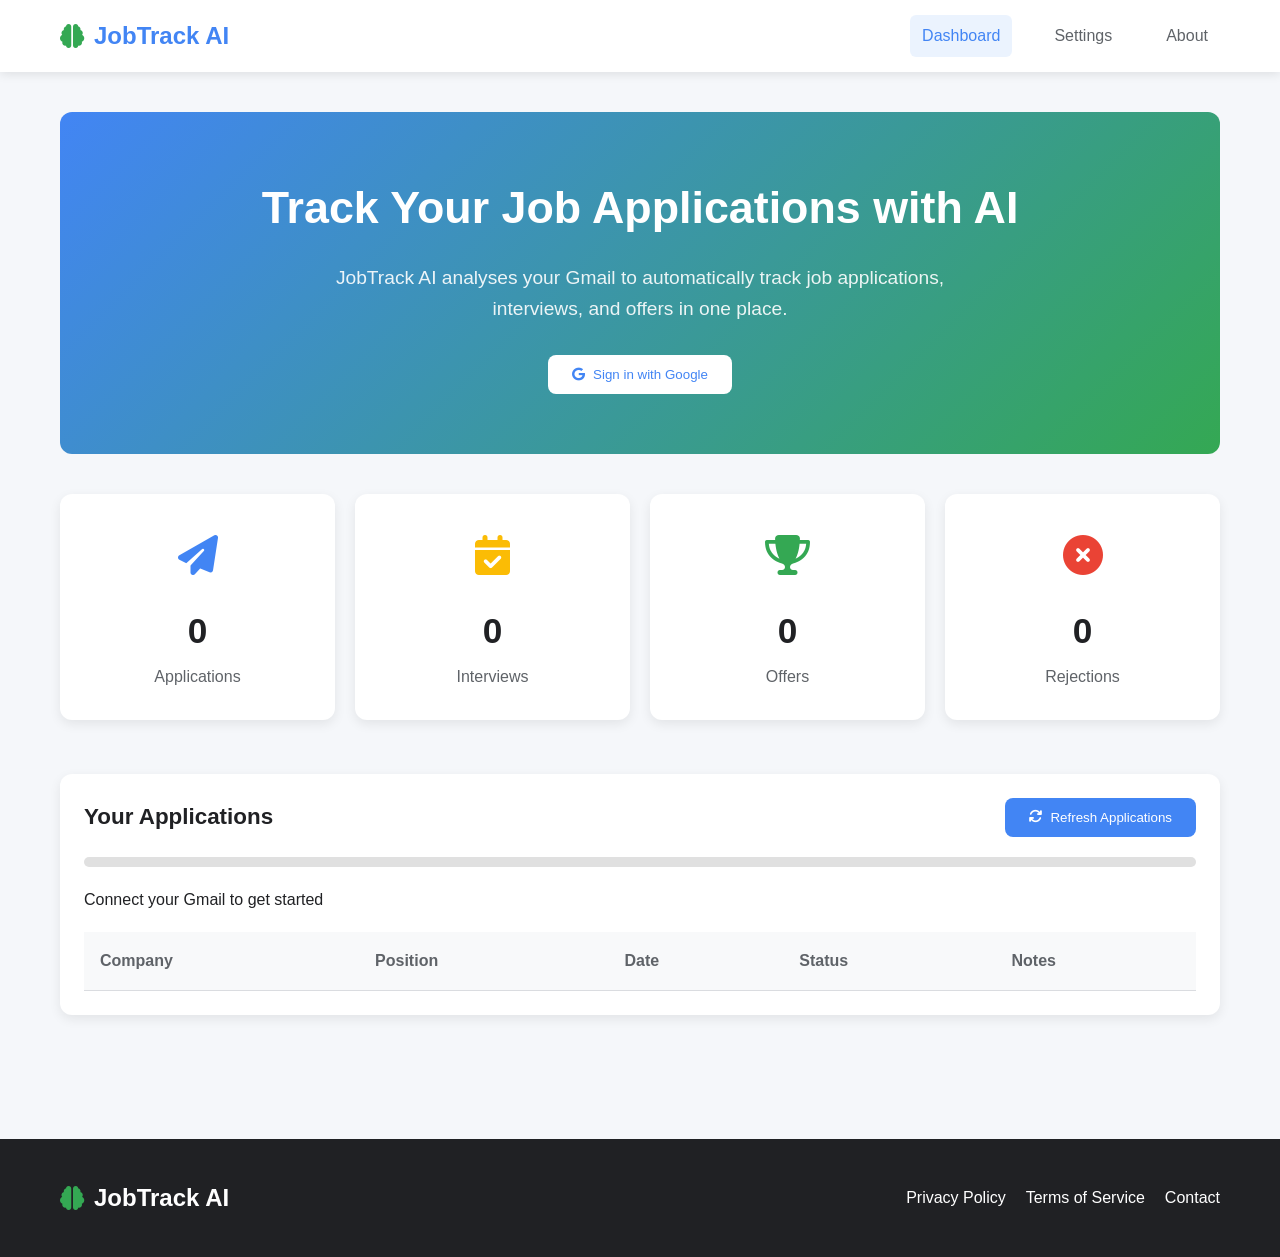
<file: index.html>
<!DOCTYPE html>
<html lang="en">
<head>
    <meta charset="UTF-8">
    <meta name="viewport" content="width=device-width, initial-scale=1.0">
    <title>JobTrack AI - Smart Application Tracker</title>
    <link rel="stylesheet" href="https://cdnjs.cloudflare.com/ajax/libs/font-awesome/6.4.0/css/all.min.css">
    <link rel="stylesheet" href="style.css">
</head>
<body>
    <header>
        <div class="container">
            <nav>
                <div class="logo">
                    <i class="fas fa-brain"></i>
                    <span>JobTrack AI</span>
                </div>
                <div class="nav-links">
                    <a href="#" class="nav-link active" data-page="dashboard">Dashboard</a>
                    <a href="#" class="nav-link" data-page="settings">Settings</a>
                    <a href="#" class="nav-link" data-page="about">About</a>
                </div>
            </nav>
        </div>
    </header>

    <main>
        <div id="dashboard-page" class="page active">
            <div class="container">
                <div class="hero">
                    <h1>Track Your Job Applications with AI</h1>
                    <p>JobTrack AI analyses your Gmail to automatically track job applications, interviews, and offers in one place.</p>
                    <button id="auth-button" class="btn btn-secondary">
                        <i class="fab fa-google"></i> Sign in with Google
                    </button>
                </div>

                <div class="stats-grid">
                    <div class="card stat-card">
                        <div class="stat-icon" style="color: #4285F4;">
                            <i class="fas fa-paper-plane"></i>
                        </div>
                        <div class="stat-number" id="stat-applications">0</div>
                        <div class="stat-label">Applications</div>
                    </div>
                    <div class="card stat-card">
                        <div class="stat-icon" style="color: #FBBC05;">
                            <i class="fas fa-calendar-check"></i>
                        </div>
                        <div class="stat-number" id="stat-interviews">0</div>
                        <div class="stat-label">Interviews</div>
                    </div>
                    <div class="card stat-card">
                        <div class="stat-icon" style="color: #34A853;">
                            <i class="fas fa-trophy"></i>
                        </div>
                        <div class="stat-number" id="stat-offers">0</div>
                        <div class="stat-label">Offers</div>
                    </div>
                    <div class="card stat-card">
                        <div class="stat-icon" style="color: #EA4335;">
                            <i class="fas fa-times-circle"></i>
                        </div>
                        <div class="stat-number" id="stat-rejections">0</div>
                        <div class="stat-label">Rejections</div>
                    </div>
                </div>

                <div class="card">
                    <div class="card-header">
                        <h2 class="card-title">Your Applications</h2>
                        <button id="fetch-emails-btn" class="btn" disabled>
                            <i class="fas fa-sync"></i> Refresh Applications
                        </button>
                    </div>
                    <div class="progress-container">
                        <div class="progress-bar" id="progress-bar" style="width: 0%"></div>
                    </div>
                    <div id="status-text">Connect your Gmail to get started</div>
                    <div id="applications-container">
                        <table class="applications-table">
                            <thead>
                                <tr>
                                    <th>Company</th>
                                    <th>Position</th>
                                    <th>Date</th>
                                    <th>Status</th>
                                    <th>Notes</th>
                                </tr>
                            </thead>
                            <tbody id="applications-body">
                                </tbody>
                        </table>
                    </div>
                </div>
            </div>
        </div>

        <div id="settings-page" class="page">
            <div class="container">
                <h1 style="margin-bottom: 30px;">Settings</h1>
                
                <div class="settings-grid">
                    <div class="card">
                        <h2 class="card-title">Gemini API Key</h2>
                        <p style="margin-bottom: 20px; color: var(--gray);">
                            Enter your Google Gemini API key to enable AI-powered email analysis.
                        </p>
                        <div class="api-key-form">
                            <input type="password" id="api-key-input" placeholder="Enter your API key">
                            <button class="btn" id="save-api-key">
                                <i class="fas fa-save"></i> Save
                            </button>
                        </div>
                        <p style="margin-top: 15px; font-size: 0.9rem; color: var(--gray);">
                            Don't have an API key? <a href="https://aistudio.google.com/app/apikey" target="_blank">Get one here</a>
                        </p>
                    </div>

                    <div class="card">
                        <h2 class="card-title">Email Preferences</h2>
                        <div style="margin-top: 20px;">
                            <label class="checkbox-container">
                                <input type="checkbox" id="notifications" checked>
                                <span class="checkmark"></span>
                                Email me weekly updates
                            </label>
                            <label class="checkbox-container" style="margin-top: 15px;">
                                <input type="checkbox" id="auto-sync" checked>
                                <span class="checkmark"></span>
                                Automatically sync new emails
                            </label>
                        </div>
                    </div>

                    <div class="card">
                        <h2 class="card-title">Account</h2>
                        <div style="margin-top: 20px;">
                            <p><strong>Connected account:</strong> <span id="connected-email">Not connected</span></p>
                            <button class="btn" style="margin-top: 20px; background-color: var(--danger);" id="disconnect-btn">
                                <i class="fas fa-unlink"></i> Disconnect Gmail
                            </button>
                        </div>
                    </div>
                </div>
            </div>
        </div>

        <div id="about-page" class="page">
            <div class="container">
                <h1 style="margin-bottom: 30px;">About JobTrack AI</h1>
                
                <div class="card" style="margin-bottom: 30px;">
                    <h2 class="card-title">How It Works</h2>
                    <p style="margin: 20px 0; line-height: 1.8;">
                        JobTrack AI uses Google's Gemini AI to analyze your Gmail and automatically track your job applications.
                        It identifies application confirmations, interview invitations, offers, and rejections, then organizes
                        them into a simple dashboard so you can focus on what matters - preparing for interviews!
                    </p>
                    
                    <div style="display: grid; grid-template-columns: repeat(auto-fit, minmax(250px, 1fr)); gap: 20px; margin-top: 30px;">
                        <div style="text-align: center;">
                            <div style="font-size: 3rem; color: var(--primary); margin-bottom: 15px;">
                                <i class="fas fa-envelope"></i>
                            </div>
                            <h3>1. Connect Gmail</h3>
                            <p>Securely connect your Gmail account with read-only access</p>
                        </div>
                        <div style="text-align: center;">
                            <div style="font-size: 3rem; color: var(--primary); margin-bottom: 15px;">
                                <i class="fas fa-robot"></i>
                            </div>
                            <h3>2. AI Analysis</h3>
                            <p>Gemini AI analyzes your emails to find job-related content</p>
                        </div>
                        <div style="text-align: center;">
                            <div style="font-size: 3rem; color: var(--primary); margin-bottom: 15px;">
                                <i class="fas fa-chart-line"></i>
                            </div>
                            <h3>3. Track Progress</h3>
                            <p>Monitor your applications and interview progress in one dashboard</p>
                        </div>
                    </div>
                </div>

                <div class="card">
                    <h2 class="card-title">Privacy & Security</h2>
                    <p style="margin: 20px 0; line-height: 1.8;">
                        Your privacy is important to us. JobTrack AI only requests read-only access to your Gmail,
                        and we never store your emails on our servers. All processing happens in your browser using
                        Google's secure API infrastructure. Your Gemini API key is stored locally on your device.
                    </p>
                </div>
            </div>
        </div>
    </main>

    <footer>
        <div class="container">
            <div class="footer-content">
                <div class="logo" style="color: white;">
                    <i class="fas fa-brain"></i>
                    <span>JobTrack AI</span>
                </div>
                <div class="footer-links">
                    <a href="#">Privacy Policy</a>
                    <a href="#">Terms of Service</a>
                    <a href="#">Contact</a>
                </div>
            </div>
        </div>
    </footer>

    <script src="https://accounts.google.com/gsi/client" async defer></script>
    <script src="script.js"></script>
</body>
</html>
</file>
<file: style.css>
:root {
    --primary: #4285F4;
    --primary-dark: #3367D6;
    --secondary: #34A853;
    --danger: #EA4335;
    --warning: #FBBC05;
    --light: #f8f9fa;
    --dark: #202124;
    --gray: #5f6368;
    --light-gray: #dadce0;
    --card-shadow: 0 4px 12px rgba(0, 0, 0, 0.08);
    --transition: all 0.3s ease;
}

* {
    margin: 0;
    padding: 0;
    box-sizing: border-box;
    font-family: 'Segoe UI', Roboto, Oxygen, Ubuntu, sans-serif;
}

body {
    background-color: #f5f7fa;
    color: var(--dark);
    line-height: 1.6;
}

.container {
    max-width: 1200px;
    margin: 0 auto;
    padding: 0 20px;
}

/* Header & Navigation */
header {
    background: white;
    box-shadow: 0 2px 10px rgba(0, 0, 0, 0.1);
    position: sticky;
    top: 0;
    z-index: 100;
}

nav {
    display: flex;
    justify-content: space-between;
    align-items: center;
    padding: 15px 0;
}

.logo {
    display: flex;
    align-items: center;
    gap: 10px;
    font-weight: 700;
    font-size: 1.5rem;
    color: var(--primary);
}

.logo i {
    color: var(--secondary);
}

.nav-links {
    display: flex;
    gap: 30px;
}

.nav-links a {
    text-decoration: none;
    color: var(--gray);
    font-weight: 500;
    transition: var(--transition);
    padding: 8px 12px;
    border-radius: 6px;
}

.nav-links a:hover, .nav-links a.active {
    background-color: rgba(66, 133, 244, 0.1);
    color: var(--primary);
}

/* Page Structure */
.page {
    display: none;
    min-height: calc(100vh - 80px);
    padding: 40px 0;
}

.page.active {
    display: block;
}

/* Hero Section */
.hero {
    text-align: center;
    padding: 60px 0;
    background: linear-gradient(135deg, #4285F4 0%, #34A853 100%);
    color: white;
    border-radius: 12px;
    margin-bottom: 40px;
}

.hero h1 {
    font-size: 2.8rem;
    margin-bottom: 20px;
}

.hero p {
    font-size: 1.2rem;
    max-width: 700px;
    margin: 0 auto 30px;
    opacity: 0.9;
}

/* Buttons */
.btn {
    display: inline-flex;
    align-items: center;
    gap: 8px;
    padding: 12px 24px;
    background-color: var(--primary);
    color: white;
    border: none;
    border-radius: 8px;
    font-weight: 500;
    cursor: pointer;
    transition: var(--transition);
    text-decoration: none;
}

.btn:hover {
    background-color: var(--primary-dark);
    transform: translateY(-2px);
    box-shadow: 0 4px 12px rgba(66, 133, 244, 0.3);
}

.btn-secondary {
    background-color: white;
    color: var(--primary);
}

.btn-secondary:hover {
    background-color: var(--light);
    box-shadow: 0 4px 12px rgba(255, 255, 255, 0.3);
}

.btn-success {
    background-color: var(--secondary);
}

.btn-success:hover {
    background-color: #2d9249;
    box-shadow: 0 4px 12px rgba(52, 168, 83, 0.3);
}

/* Cards */
.card {
    background: white;
    border-radius: 12px;
    box-shadow: var(--card-shadow);
    padding: 24px;
    margin-bottom: 24px;
    transition: var(--transition);
}

.card:hover {
    box-shadow: 0 6px 16px rgba(0, 0, 0, 0.12);
    transform: translateY(-2px);
}

.card-header {
    display: flex;
    justify-content: space-between;
    align-items: center;
    margin-bottom: 20px;
}

.card-title {
    font-size: 1.4rem;
    font-weight: 600;
    color: var(--dark);
}

/* Auth Page */
.auth-container {
    max-width: 500px;
    margin: 40px auto;
    text-align: center;
}

.auth-card {
    padding: 40px;
}

.auth-icon {
    font-size: 3rem;
    color: var(--primary);
    margin-bottom: 20px;
}

/* Dashboard */
.stats-grid {
    display: grid;
    grid-template-columns: repeat(auto-fit, minmax(240px, 1fr));
    gap: 20px;
    margin-bottom: 30px;
}

.stat-card {
    text-align: center;
    padding: 30px 20px;
}

.stat-icon {
    font-size: 2.5rem;
    margin-bottom: 15px;
}

.stat-number {
    font-size: 2.2rem;
    font-weight: 700;
    margin-bottom: 5px;
}

.stat-label {
    color: var(--gray);
    font-weight: 500;
}

.applications-table {
    width: 100%;
    border-collapse: collapse;
    margin-top: 20px;
}

.applications-table th,
.applications-table td {
    padding: 16px;
    text-align: left;
    border-bottom: 1px solid var(--light-gray);
}

.applications-table th {
    background-color: #f8f9fa;
    font-weight: 600;
    color: var(--gray);
}

.applications-table tr:hover {
    background-color: #f8f9fa;
}

.status-badge {
    padding: 6px 12px;
    border-radius: 20px;
    font-size: 14px;
    font-weight: 500;
    display: inline-block;
}

.status-applied {
    background-color: #e6f7ff;
    color: #1890ff;
}

.status-interview {
    background-color: #fff7e6;
    color: #fa8c16;
}

.status-offer {
    background-color: #e6fffb;
    color: #13c2c2;
}

.status-rejected {
    background-color: #fff2f0;
    color: #ff4d4f;
}

/* Settings Page */
.settings-grid {
    display: grid;
    grid-template-columns: repeat(auto-fit, minmax(300px, 1fr));
    gap: 20px;
}

.api-key-form {
    display: flex;
    gap: 10px;
}

.api-key-form input {
    flex: 1;
    padding: 12px 16px;
    border: 1px solid var(--light-gray);
    border-radius: 8px;
    font-size: 16px;
}

/* Progress Bar */
.progress-container {
    height: 10px;
    width: 100%;
    background-color: #e0e0e0;
    border-radius: 5px;
    margin: 20px 0;
    overflow: hidden;
}

.progress-bar {
    height: 100%;
    background: linear-gradient(90deg, #4285F4 0%, #34A853 100%);
    border-radius: 5px;
    transition: width 0.3s ease;
}

/* Footer */
footer {
    background: var(--dark);
    color: white;
    padding: 40px 0;
    margin-top: 60px;
}

.footer-content {
    display: flex;
    justify-content: space-between;
    align-items: center;
}

.footer-links {
    display: flex;
    gap: 20px;
}

.footer-links a {
    color: white;
    text-decoration: none;
    transition: var(--transition);
}

.footer-links a:hover {
    color: var(--light-gray);
}

/* Responsive */
@media (max-width: 768px) {
    .nav-links {
        display: none;
    }

    .hero h1 {
        font-size: 2.2rem;
    }

    .stats-grid {
        grid-template-columns: 1fr;
    }

    .settings-grid {
        grid-template-columns: 1fr;
    }

    .footer-content {
        flex-direction: column;
        gap: 20px;
        text-align: center;
    }

    .footer-links {
        flex-direction: column;
        gap: 10px;
    }
}
</file>
